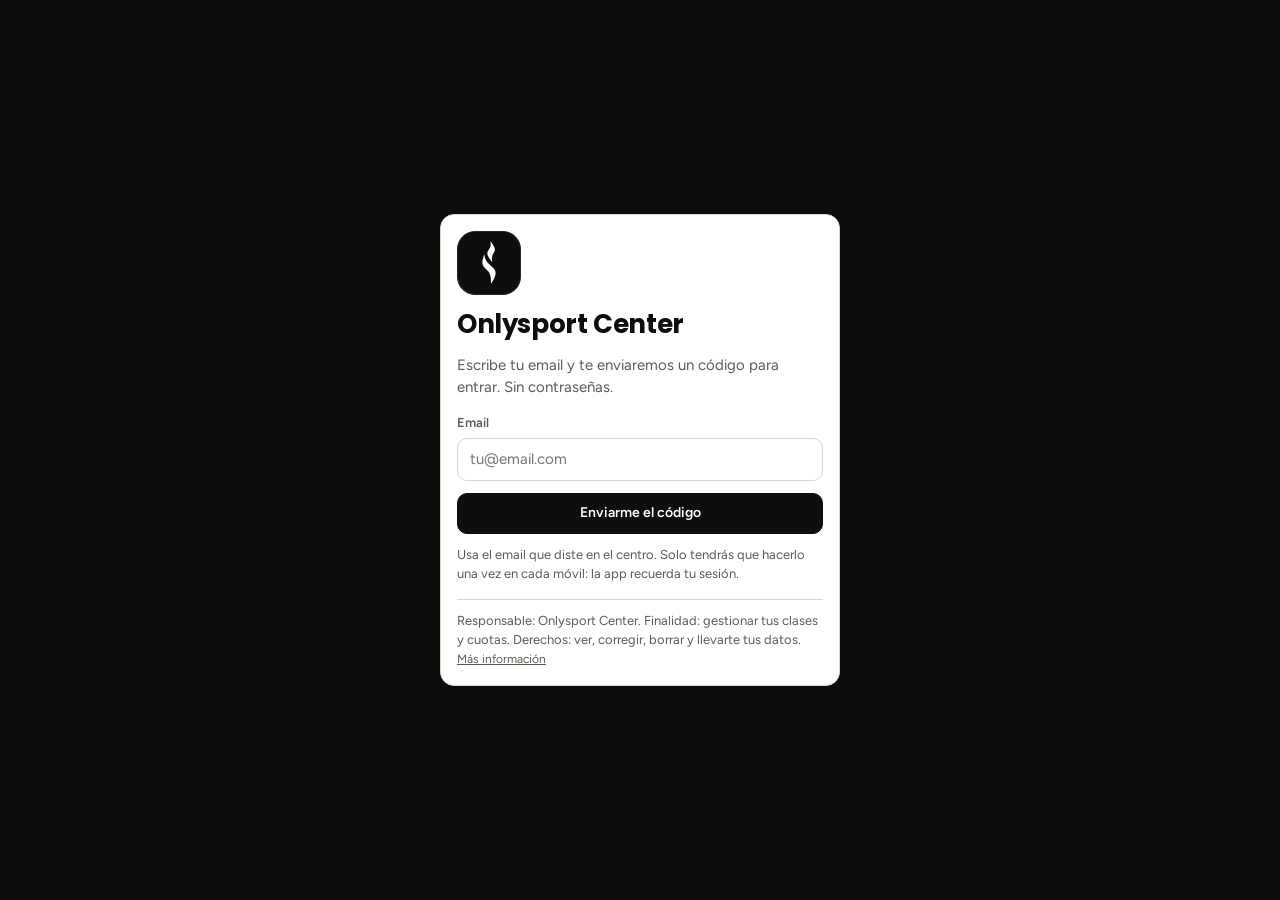
<file: index.html>
<!doctype html>
<html lang="es">
<head>
  <meta charset="utf-8">
  <meta name="viewport" content="width=device-width, initial-scale=1, viewport-fit=cover">
  <meta name="theme-color" content="#0E0E0D">
  <!-- Seguridad: solo se ejecutan los archivos de la propia app y solo se habla con Supabase -->
  <meta http-equiv="Content-Security-Policy" content="default-src 'self'; script-src 'self'; style-src 'self' 'unsafe-inline'; img-src 'self' data: blob:; font-src 'self'; connect-src 'self' https://*.supabase.co wss://*.supabase.co; worker-src 'self'; manifest-src 'self'; object-src 'none'; base-uri 'self'; form-action 'self'">
  <meta name="referrer" content="no-referrer">
  <title>Onlysport Center · Reservas</title>
  <link rel="manifest" href="manifest.json">
  <link rel="icon" href="icons/icon-192.png">
  <link rel="apple-touch-icon" href="icons/apple-touch-icon.png">
  <meta name="apple-mobile-web-app-capable" content="yes">
  <meta name="apple-mobile-web-app-title" content="Reservas">
  <link rel="stylesheet" href="css/fonts.css">
  <link rel="stylesheet" href="css/styles.css">
</head>
<body>
  <div id="app"></div>
  <div id="modal-root"></div>
  <div id="toast-root"></div>
  <script src="js/store.js"></script>
  <script src="js/app.js"></script>
  <script src="js/brand.js"></script>
  <script src="js/import.js"></script>
  <script src="js/pagos.js"></script>
  <script src="js/turnos.js"></script>
  <script src="js/entrenos.js"></script>
  <script src="js/personal.js"></script>
  <script src="js/config.js"></script>
  <script src="js/vendor/supabase.min.js"></script>
  <script src="js/remote.js"></script>
</body>
</html>
</file>
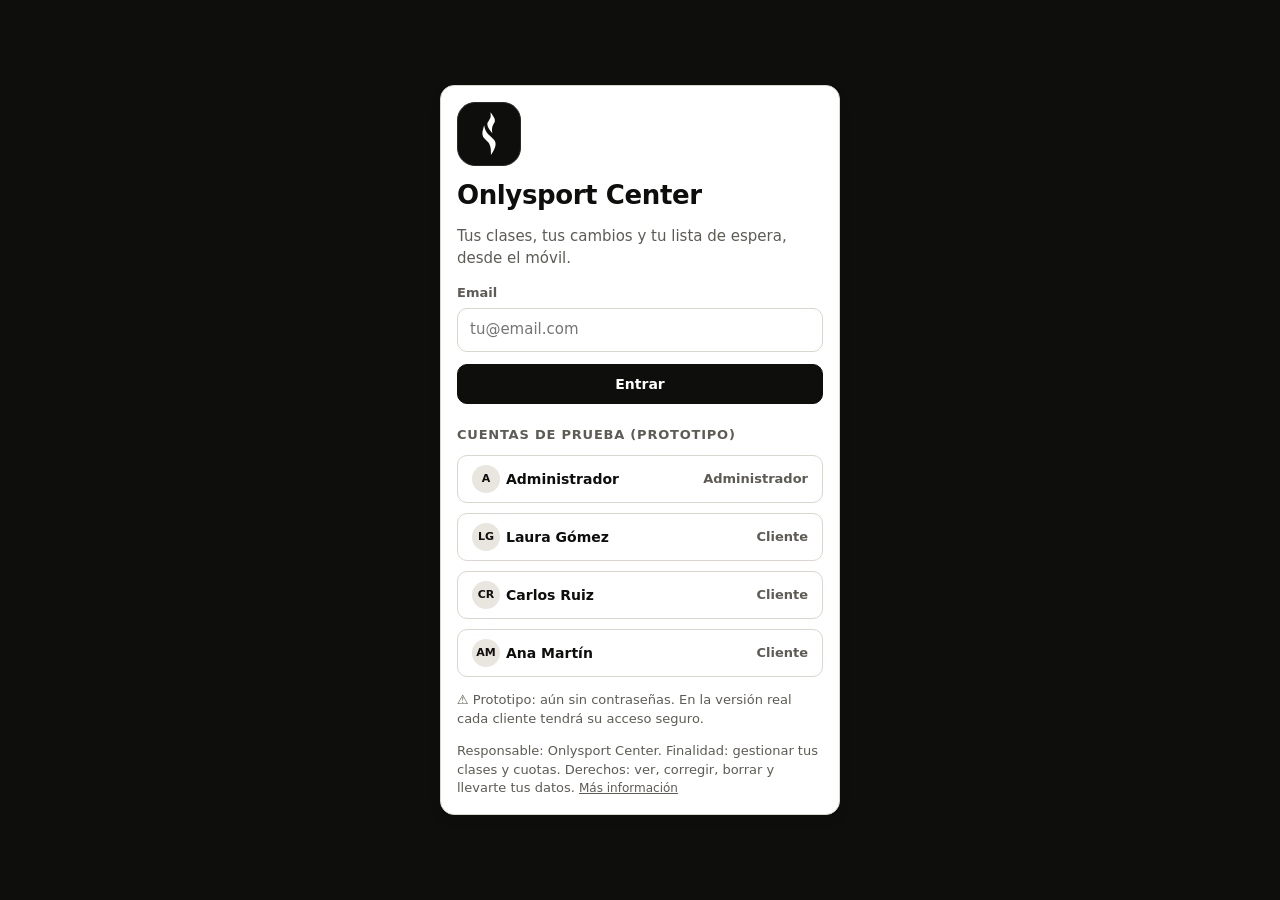
<file: _test/demo.html>
﻿<!doctype html>
<html lang="es"><head><meta charset="utf-8"><meta name="viewport" content="width=device-width, initial-scale=1"><title>Prueba</title><link rel="stylesheet" href="../css/styles.css"></head>
<body><div id="app"></div><div id="modal-root"></div><div id="toast-root"></div>
<script>localStorage.removeItem('reservas_centro_db_v1');</script>
<script src="../js/store.js"></script><script src="../js/app.js"></script><script src="../js/brand.js"></script><script src="../js/import.js"></script>
<script>init();</script>
</body></html>
</file>
<file: css/fonts.css>
/* Tipos de letra servidos desde la propia app (sin pasar por Google): Poppins y Figtree, licencia SIL Open Font License */
/* latin-ext */
@font-face {
  font-family: 'Figtree';
  font-style: normal;
  font-weight: 400;
  font-display: swap;
  src: url(../fonts/figtree-400-latin-ext.woff2) format('woff2');
  unicode-range: U+0100-02BA, U+02BD-02C5, U+02C7-02CC, U+02CE-02D7, U+02DD-02FF, U+0304, U+0308, U+0329, U+1D00-1DBF, U+1E00-1E9F, U+1EF2-1EFF, U+2020, U+20A0-20AB, U+20AD-20C4, U+2113, U+2C60-2C7F, U+A720-A7FF;
}
/* latin */
@font-face {
  font-family: 'Figtree';
  font-style: normal;
  font-weight: 400;
  font-display: swap;
  src: url(../fonts/figtree-400-latin.woff2) format('woff2');
  unicode-range: U+0000-00FF, U+0131, U+0152-0153, U+02BB-02BC, U+02C6, U+02DA, U+02DC, U+0304, U+0308, U+0329, U+2000-206F, U+20AC, U+2122, U+2191, U+2193, U+2212, U+2215, U+FEFF, U+FFFD;
}
/* latin-ext */
@font-face {
  font-family: 'Figtree';
  font-style: normal;
  font-weight: 500;
  font-display: swap;
  src: url(../fonts/figtree-500-latin-ext.woff2) format('woff2');
  unicode-range: U+0100-02BA, U+02BD-02C5, U+02C7-02CC, U+02CE-02D7, U+02DD-02FF, U+0304, U+0308, U+0329, U+1D00-1DBF, U+1E00-1E9F, U+1EF2-1EFF, U+2020, U+20A0-20AB, U+20AD-20C4, U+2113, U+2C60-2C7F, U+A720-A7FF;
}
/* latin */
@font-face {
  font-family: 'Figtree';
  font-style: normal;
  font-weight: 500;
  font-display: swap;
  src: url(../fonts/figtree-500-latin.woff2) format('woff2');
  unicode-range: U+0000-00FF, U+0131, U+0152-0153, U+02BB-02BC, U+02C6, U+02DA, U+02DC, U+0304, U+0308, U+0329, U+2000-206F, U+20AC, U+2122, U+2191, U+2193, U+2212, U+2215, U+FEFF, U+FFFD;
}
/* latin-ext */
@font-face {
  font-family: 'Figtree';
  font-style: normal;
  font-weight: 600;
  font-display: swap;
  src: url(../fonts/figtree-600-latin-ext.woff2) format('woff2');
  unicode-range: U+0100-02BA, U+02BD-02C5, U+02C7-02CC, U+02CE-02D7, U+02DD-02FF, U+0304, U+0308, U+0329, U+1D00-1DBF, U+1E00-1E9F, U+1EF2-1EFF, U+2020, U+20A0-20AB, U+20AD-20C4, U+2113, U+2C60-2C7F, U+A720-A7FF;
}
/* latin */
@font-face {
  font-family: 'Figtree';
  font-style: normal;
  font-weight: 600;
  font-display: swap;
  src: url(../fonts/figtree-600-latin.woff2) format('woff2');
  unicode-range: U+0000-00FF, U+0131, U+0152-0153, U+02BB-02BC, U+02C6, U+02DA, U+02DC, U+0304, U+0308, U+0329, U+2000-206F, U+20AC, U+2122, U+2191, U+2193, U+2212, U+2215, U+FEFF, U+FFFD;
}
/* latin-ext */
@font-face {
  font-family: 'Figtree';
  font-style: normal;
  font-weight: 700;
  font-display: swap;
  src: url(../fonts/figtree-700-latin-ext.woff2) format('woff2');
  unicode-range: U+0100-02BA, U+02BD-02C5, U+02C7-02CC, U+02CE-02D7, U+02DD-02FF, U+0304, U+0308, U+0329, U+1D00-1DBF, U+1E00-1E9F, U+1EF2-1EFF, U+2020, U+20A0-20AB, U+20AD-20C4, U+2113, U+2C60-2C7F, U+A720-A7FF;
}
/* latin */
@font-face {
  font-family: 'Figtree';
  font-style: normal;
  font-weight: 700;
  font-display: swap;
  src: url(../fonts/figtree-700-latin.woff2) format('woff2');
  unicode-range: U+0000-00FF, U+0131, U+0152-0153, U+02BB-02BC, U+02C6, U+02DA, U+02DC, U+0304, U+0308, U+0329, U+2000-206F, U+20AC, U+2122, U+2191, U+2193, U+2212, U+2215, U+FEFF, U+FFFD;
}
/* latin-ext */
@font-face {
  font-family: 'Poppins';
  font-style: normal;
  font-weight: 500;
  font-display: swap;
  src: url(../fonts/poppins-500-latin-ext.woff2) format('woff2');
  unicode-range: U+0100-02BA, U+02BD-02C5, U+02C7-02CC, U+02CE-02D7, U+02DD-02FF, U+0304, U+0308, U+0329, U+1D00-1DBF, U+1E00-1E9F, U+1EF2-1EFF, U+2020, U+20A0-20AB, U+20AD-20C4, U+2113, U+2C60-2C7F, U+A720-A7FF;
}
/* latin */
@font-face {
  font-family: 'Poppins';
  font-style: normal;
  font-weight: 500;
  font-display: swap;
  src: url(../fonts/poppins-500-latin.woff2) format('woff2');
  unicode-range: U+0000-00FF, U+0131, U+0152-0153, U+02BB-02BC, U+02C6, U+02DA, U+02DC, U+0304, U+0308, U+0329, U+2000-206F, U+20AC, U+2122, U+2191, U+2193, U+2212, U+2215, U+FEFF, U+FFFD;
}
/* latin-ext */
@font-face {
  font-family: 'Poppins';
  font-style: normal;
  font-weight: 600;
  font-display: swap;
  src: url(../fonts/poppins-600-latin-ext.woff2) format('woff2');
  unicode-range: U+0100-02BA, U+02BD-02C5, U+02C7-02CC, U+02CE-02D7, U+02DD-02FF, U+0304, U+0308, U+0329, U+1D00-1DBF, U+1E00-1E9F, U+1EF2-1EFF, U+2020, U+20A0-20AB, U+20AD-20C4, U+2113, U+2C60-2C7F, U+A720-A7FF;
}
/* latin */
@font-face {
  font-family: 'Poppins';
  font-style: normal;
  font-weight: 600;
  font-display: swap;
  src: url(../fonts/poppins-600-latin.woff2) format('woff2');
  unicode-range: U+0000-00FF, U+0131, U+0152-0153, U+02BB-02BC, U+02C6, U+02DA, U+02DC, U+0304, U+0308, U+0329, U+2000-206F, U+20AC, U+2122, U+2191, U+2193, U+2212, U+2215, U+FEFF, U+FFFD;
}
/* latin-ext */
@font-face {
  font-family: 'Poppins';
  font-style: normal;
  font-weight: 700;
  font-display: swap;
  src: url(../fonts/poppins-700-latin-ext.woff2) format('woff2');
  unicode-range: U+0100-02BA, U+02BD-02C5, U+02C7-02CC, U+02CE-02D7, U+02DD-02FF, U+0304, U+0308, U+0329, U+1D00-1DBF, U+1E00-1E9F, U+1EF2-1EFF, U+2020, U+20A0-20AB, U+20AD-20C4, U+2113, U+2C60-2C7F, U+A720-A7FF;
}
/* latin */
@font-face {
  font-family: 'Poppins';
  font-style: normal;
  font-weight: 700;
  font-display: swap;
  src: url(../fonts/poppins-700-latin.woff2) format('woff2');
  unicode-range: U+0000-00FF, U+0131, U+0152-0153, U+02BB-02BC, U+02C6, U+02DA, U+02DC, U+0304, U+0308, U+0329, U+2000-206F, U+20AC, U+2122, U+2191, U+2193, U+2212, U+2215, U+FEFF, U+FFFD;
}
/* latin-ext */
@font-face {
  font-family: 'Poppins';
  font-style: normal;
  font-weight: 800;
  font-display: swap;
  src: url(../fonts/poppins-800-latin-ext.woff2) format('woff2');
  unicode-range: U+0100-02BA, U+02BD-02C5, U+02C7-02CC, U+02CE-02D7, U+02DD-02FF, U+0304, U+0308, U+0329, U+1D00-1DBF, U+1E00-1E9F, U+1EF2-1EFF, U+2020, U+20A0-20AB, U+20AD-20C4, U+2113, U+2C60-2C7F, U+A720-A7FF;
}
/* latin */
@font-face {
  font-family: 'Poppins';
  font-style: normal;
  font-weight: 800;
  font-display: swap;
  src: url(../fonts/poppins-800-latin.woff2) format('woff2');
  unicode-range: U+0000-00FF, U+0131, U+0152-0153, U+02BB-02BC, U+02C6, U+02DA, U+02DC, U+0304, U+0308, U+0329, U+2000-206F, U+20AC, U+2122, U+2191, U+2193, U+2212, U+2215, U+FEFF, U+FFFD;
}
</file>
<file: css/styles.css>
/* Paleta Onlysport Center: negro tinta, blanco y hueso (igual que la web del centro).
   --accent y --accent-ink los ajusta brand.js según el color elegido en Ajustes. */
:root {
  --bg: #F3F1EC;
  --surface: #FFFFFF;
  --surface-2: #E9E6DF;
  --text: #0E0E0D;
  --muted: #5E5B55;
  --border: #DAD6CD;
  --accent: #0E0E0D;
  --accent-ink: #FFFFFF;
  --accent-soft: #E9E6DF;
  --ok: #1F7A45;
  --ok-bg: #E2F1E7;
  --warn: #9A6A12;
  --warn-bg: #F6EBD3;
  --danger: #B3372E;
  --danger-bg: #F6E1DE;
  --info-bg: #E3EBF3;
  --nav: #0E0E0D;
  --nav-ink: #8A867E;
  --nav-accent: #FFFFFF;
  --radius: 14px;
  --shadow: 0 1px 2px rgba(14,14,13,.04), 0 4px 14px rgba(14,14,13,.05);
  --f-display: "Poppins", "Avenir Next", system-ui, sans-serif;
  --f-body: "Figtree", system-ui, -apple-system, "Segoe UI", sans-serif;
}
:root[data-theme="dark"] {
  --bg: #0E0E0D; --surface: #1A1A18; --surface-2: #262623; --text: #F3F1EC; --muted: #A9A59C;
  --border: #33322F; --ok: #5CC28A; --ok-bg: #16301F; --warn: #E0B25A; --warn-bg: #352A14;
  --danger: #EF7A70; --danger-bg: #3A1A18; --info-bg: #17233A; --nav: #000000; --shadow: none;
}
* { box-sizing: border-box; }
html, body { margin: 0; }
body {
  font-family: var(--f-body);
  background: var(--bg); color: var(--text); font-size: 15px; line-height: 1.45;
  -webkit-tap-highlight-color: transparent;
}
button { font: inherit; cursor: pointer; }
input, select, textarea { font: inherit; color: inherit; }
h1, h2, h3 { margin: 0; line-height: 1.2; font-family: var(--f-display); letter-spacing: -.015em; }
.page-title h1 { font-weight: 700; }
.muted { color: var(--muted); }
.small { font-size: 13px; }
.hidden { display: none !important; }

/* ---------- Layout ---------- */
.shell { min-height: 100vh; padding-bottom: 84px; }
.topbar {
  position: sticky; top: 0; z-index: 20; background: var(--nav); color: #fff;
  display: flex; align-items: center; gap: 12px; padding: 12px 16px; padding-top: max(12px, env(safe-area-inset-top));
}
.topbar .brand { flex: 1; display: flex; align-items: center; gap: 10px; min-width: 0; }
.topbar .role-tag { font-size: 10px; letter-spacing: .08em; background: rgba(255,255,255,.12); color: #fff; padding: 3px 8px; border-radius: 99px; font-weight: 700; }
.brand-mark { display: grid; place-items: center; background: #0E0E0D; color: #fff; border-radius: 9px; border: 1px solid #2A2A28; flex: 0 0 auto; }
.brand-mark svg { height: 70%; width: auto; }
.brand-logo { border-radius: 9px; object-fit: contain; flex: 0 0 auto; background: #fff; }
.brand-text { display: flex; flex-direction: column; min-width: 0; }
.brand-text b { font-family: var(--f-display); font-weight: 700; font-size: 17px; line-height: 1; white-space: nowrap; overflow: hidden; text-overflow: ellipsis; }
.brand-text small { font-size: 10px; font-weight: 600; letter-spacing: .14em; text-transform: uppercase; color: #B9B5AC; margin-top: 3px; }
.icon-btn { position: relative; background: transparent; border: 0; color: #fff; padding: 6px; border-radius: 10px; display: grid; place-items: center; }
.icon-btn:hover { background: rgba(255,255,255,.08); }
.icon-btn svg { width: 22px; height: 22px; }
.badge { position: absolute; top: 0; right: 0; background: var(--accent); color: #fff; font-size: 10px; font-weight: 700; min-width: 17px; height: 17px; border-radius: 99px; display: grid; place-items: center; padding: 0 4px; }

.content { max-width: 760px; margin: 0 auto; padding: 16px; }
.page-title { display: flex; align-items: center; justify-content: space-between; gap: 8px 12px; margin: 4px 0 14px; flex-wrap: wrap; }
.page-title h1 { font-size: 22px; }

.bottomnav {
  position: fixed; bottom: 0; left: 0; right: 0; z-index: 20; background: var(--nav);
  display: flex; justify-content: space-around; padding: 6px 4px; padding-bottom: max(6px, env(safe-area-inset-bottom));
}
.bottomnav button {
  flex: 1; background: none; border: 0; color: var(--nav-ink); display: flex; flex-direction: column; align-items: center; gap: 2px;
  font-size: 11px; padding: 6px 2px; border-radius: 10px;
}
.bottomnav button svg { width: 22px; height: 22px; }
.bottomnav button { min-width: 0; }
.bottomnav button span { max-width: 100%; overflow: hidden; text-overflow: ellipsis; white-space: nowrap; }
/* Panel en el móvil: 4 secciones + «Más» (el resto sale en una ventana). En el PC se ven todas en la barra lateral. */
.shell.admin .bottomnav button { font-size: 12px; font-weight: 600; gap: 4px; padding: 7px 2px; }
.shell.admin .bottomnav button svg { width: 25px; height: 25px; }
.shell.admin .bottomnav .nav-extra { display: none; }
.nav-sheet { display: grid; grid-template-columns: repeat(3, 1fr); gap: 10px; padding-bottom: 6px; }
.nav-sheet button { display: flex; flex-direction: column; align-items: center; gap: 8px; padding: 18px 6px; border-radius: 16px; border: 1px solid var(--border); background: var(--surface); color: var(--text); font: inherit; font-size: 14px; font-weight: 600; cursor: pointer; }
.nav-sheet button svg { width: 28px; height: 28px; }
.nav-sheet button.active { background: var(--accent); color: var(--accent-ink); border-color: var(--accent); }
.modal.sheet { max-width: 520px; }
/* App de los socios: los 4 botones de abajo, un poco más grandes y fáciles de pulsar */
.shell.client, .shell.admin { padding-bottom: 96px; }
.shell.client .bottomnav { padding-top: 8px; }
.shell.client .bottomnav button { font-size: 12.5px; font-weight: 600; gap: 4px; padding: 7px 2px; }
.shell.client .bottomnav button svg { width: 26px; height: 26px; }
.bottomnav button.active { color: #fff; }
.bottomnav button.active svg { color: var(--nav-accent); }

@media (min-width: 900px) {
  .shell.admin { padding-bottom: 0; padding-left: 220px; }
  .shell.admin .bottomnav {
    top: 0; right: auto; width: 220px; flex-direction: column; justify-content: flex-start; padding: 76px 12px 12px; gap: 4px;
  }
  .shell.admin .bottomnav button { flex: 0; flex-direction: row; gap: 12px; font-size: 14px; padding: 10px 12px; justify-content: flex-start; }
  .shell.admin .bottomnav button.active { background: rgba(255,255,255,.07); }
  .shell.admin .bottomnav button svg { width: 22px; height: 22px; }
  .shell.admin .bottomnav .nav-extra { display: flex; }
  .shell.admin .bottomnav .nav-more { display: none; }
  .shell.admin .topbar { margin-left: -220px; padding-left: 28px; z-index: 30; }
  .shell.admin .content { max-width: 1040px; padding: 24px; }
}

/* ---------- Componentes ---------- */
.card { background: var(--surface); border: 1px solid var(--border); border-radius: var(--radius); box-shadow: var(--shadow); padding: 16px; }
.stack { display: flex; flex-direction: column; gap: 10px; }
.row { display: flex; align-items: center; gap: 10px; }
.row.between { justify-content: space-between; }
.wrap { flex-wrap: wrap; }
.grid-stats { display: grid; grid-template-columns: repeat(2, 1fr); gap: 10px; margin-bottom: 18px; }
@media (min-width: 700px) { .grid-stats { grid-template-columns: repeat(4, 1fr); } }
.stat { padding: 14px; }
.stat .v { font-size: 26px; font-weight: 700; }
.stat .l { font-size: 12px; color: var(--muted); }
.section-h { font-size: 13px; text-transform: uppercase; letter-spacing: .06em; color: var(--muted); margin: 22px 0 10px; font-weight: 600; }

.btn {
  border: 1px solid var(--border); background: var(--surface); color: var(--text); padding: 9px 14px; border-radius: 10px;
  font-weight: 600; font-size: 14px; display: inline-flex; align-items: center; justify-content: center; gap: 6px; white-space: nowrap;
}
.btn:hover { filter: brightness(.97); }
.btn.primary { background: var(--accent); border-color: var(--accent); color: var(--accent-ink); }
.btn.ok { background: var(--ok); border-color: var(--ok); color: #fff; }
.btn.danger { background: var(--danger-bg); border-color: transparent; color: var(--danger); }
.btn.ghost { background: transparent; border-color: transparent; }
.btn.sm { padding: 6px 10px; font-size: 13px; }
.btn.block { width: 100%; }
.btn:disabled { opacity: .5; cursor: default; }

.pill { display: inline-flex; align-items: center; gap: 4px; font-size: 12px; font-weight: 600; padding: 3px 9px; border-radius: 99px; background: var(--surface-2); color: var(--muted); }
.pill.ok { background: var(--ok-bg); color: var(--ok); }
.pill.warn { background: var(--warn-bg); color: var(--warn); }
.pill.danger { background: var(--danger-bg); color: var(--danger); }

/* Tira de días */
.daystrip { display: flex; gap: 8px; overflow-x: auto; padding: 2px 2px 10px; margin: 0 -16px 8px; padding-left: 16px; padding-right: 16px; scrollbar-width: none; }
.daystrip::-webkit-scrollbar { display: none; }
.day {
  flex: 0 0 auto; width: 56px; border: 1px solid var(--border); background: var(--surface); color: var(--text); border-radius: 14px;
  padding: 8px 0; display: flex; flex-direction: column; align-items: center; gap: 1px;
}
.day .dw { font-size: 11px; color: var(--muted); text-transform: uppercase; }
.day .dn { font-size: 19px; font-weight: 700; }
.day .dot { width: 5px; height: 5px; border-radius: 99px; background: transparent; margin-top: 2px; }
.day .dot.on { background: var(--accent); }
.day.active { background: var(--accent); border-color: var(--accent); color: var(--accent-ink); }
.day.active .dw { color: var(--accent-ink); opacity: .8; }
.day.active .dot.on { background: var(--accent-ink); }
.day .dn { font-family: var(--f-display); }
.day.past { opacity: .55; }

/* Tarjeta de clase */
.session { display: flex; gap: 14px; padding: 14px; position: relative; overflow: hidden; }
.session::before { content: ""; position: absolute; left: 0; top: 0; bottom: 0; width: 5px; background: var(--c, var(--accent)); }
.session .time { width: 52px; flex: 0 0 auto; }
.session .time .t { font-weight: 700; font-size: 17px; }
.session .time .d { font-size: 12px; color: var(--muted); }
.session .info { flex: 1; min-width: 0; }
.session .name { font-weight: 700; font-size: 16px; }
.session .meta { font-size: 13px; color: var(--muted); }
.session .act { display: flex; flex-direction: column; align-items: flex-end; justify-content: center; gap: 6px; }
.session.clickable { cursor: pointer; }
.session.clickable:hover { border-color: var(--c); }
.session.cancelled { opacity: .6; }
.session.cancelled .name { text-decoration: line-through; }
.cap { display: flex; align-items: center; gap: 8px; margin-top: 8px; font-size: 12px; color: var(--muted); }
.cap .bar { flex: 1; max-width: 140px; height: 6px; background: var(--surface-2); border-radius: 99px; overflow: hidden; }
.cap .bar i { display: block; height: 100%; background: var(--c, var(--accent)); border-radius: 99px; }
.cap .bar i.full { background: var(--danger); }

.spots { margin-top: 6px; font-size: 15px; font-weight: 600; color: var(--ok); line-height: 1.2; white-space: nowrap; }
.spots .spots-n { font-family: var(--f-display); font-size: 24px; font-weight: 800; margin-right: 2px; vertical-align: -2px; }
.spots.full { font-size: 17px; font-weight: 700; }
.spots.few { color: var(--warn); }
.spots.full { color: var(--danger); }
.wl-pos { margin-top: 6px; font-size: 13px; background: var(--warn-bg); color: var(--warn); padding: 5px 9px; border-radius: 8px; display: inline-block; }
.wl-pos b { font-size: 15px; }
.session.is-hidden, .slot.is-hidden { opacity: .55; border-style: dashed; }
.session .time { width: auto; min-width: 66px; white-space: nowrap; border-radius: 10px; padding: 6px 8px; margin: -4px 0; background: color-mix(in srgb, var(--c) 14%, transparent); }
.session::before { width: 6px; }
.slot.clickable { cursor: pointer; }
.slot.clickable:hover { filter: brightness(1.08); }
.slot-members { font-size: 11px; color: var(--muted); margin-top: 1px; }
.slot-members.over { color: var(--danger); font-weight: 700; }
.pay-banner { display: flex; align-items: center; justify-content: space-between; gap: 12px; flex-wrap: wrap; margin-bottom: 12px; background: var(--warn-bg); border-color: var(--warn); }
.pay-banner.answered { border-color: transparent; }
.list-item.prospect { flex-wrap: wrap; align-items: flex-start; }
.list-item.prospect .contact { display: flex; flex-wrap: wrap; gap: 4px 14px; margin: 3px 0; }
.list-item.prospect .contact a { color: var(--text); text-decoration: none; font-weight: 500; }
.prospect-actions { gap: 6px; }
@media (max-width: 640px) { .prospect-actions { width: 100%; padding-left: 50px; } }
.legal { font-size: 14px; line-height: 1.55; }
.legal h3 { font-size: 15px; margin: 16px 0 4px; }
.legal p { margin: 4px 0; color: var(--muted); }
.legal ul { margin: 6px 0; padding-left: 20px; color: var(--muted); display: flex; flex-direction: column; gap: 4px; }
.legal-link { background: none; border: 0; padding: 0; color: var(--muted); text-decoration: underline; font-size: 12px; cursor: pointer; }
/* Campana con avisos sin leer: roja, número grande y un pequeño «timbrazo» */
.bell-btn.has-unread { background: #E53935; color: #fff; border-radius: 12px; animation: bell-glow 2.4s ease-in-out infinite; }
.bell-btn.has-unread:hover { background: #D32F2F; }
.bell-btn.has-unread svg { animation: bell-ring 4s ease-in-out infinite; transform-origin: 50% 8%; }
.bell-btn .badge { top: -6px; right: -6px; min-width: 22px; height: 22px; font-size: 12px; background: #fff; color: #E53935; border: 2px solid #E53935; }
@keyframes bell-ring { 0%, 76%, 100% { transform: rotate(0); } 80% { transform: rotate(16deg); } 84% { transform: rotate(-14deg); } 88% { transform: rotate(10deg); } 92% { transform: rotate(-6deg); } 96% { transform: rotate(3deg); } }
@keyframes bell-glow { 0%, 100% { box-shadow: 0 0 0 0 rgba(229, 57, 53, .55); } 50% { box-shadow: 0 0 0 7px rgba(229, 57, 53, 0); } }
@media (prefers-reduced-motion: reduce) { .bell-btn.has-unread, .bell-btn.has-unread svg { animation: none; } }
/* Aviso emergente al llegar una notificación */
.notif-banner { position: fixed; z-index: 70; top: calc(env(safe-area-inset-top) + 68px); left: 50%; transform: translateX(-50%); width: min(460px, calc(100% - 24px));
  display: flex; gap: 12px; align-items: center; text-align: left; border: 0; border-radius: 16px; padding: 12px 14px; background: #fff; color: #0E0E0D;
  box-shadow: 0 10px 30px rgba(0,0,0,.25); border-left: 6px solid #E53935; animation: nb-in .35s ease-out; cursor: pointer; font: inherit; }
.notif-banner .nb-icon { width: 36px; height: 36px; border-radius: 10px; background: #E53935; color: #fff; display: grid; place-items: center; flex: 0 0 auto; }
.notif-banner .nb-icon svg { width: 20px; height: 20px; }
.notif-banner .nb-text { display: flex; flex-direction: column; gap: 2px; min-width: 0; font-size: 14px; }
.notif-banner .nb-text span { color: #5E5B55; display: -webkit-box; -webkit-line-clamp: 2; -webkit-box-orient: vertical; overflow: hidden; }
.notif-banner.out { opacity: 0; transform: translate(-50%, -20px); transition: all .5s; }
@keyframes nb-in { from { opacity: 0; transform: translate(-50%, -24px); } }
/* App del cliente: clase reservada en verde y botones grandes */
.session.is-booked { background: var(--ok-bg); border-color: var(--ok); box-shadow: 0 0 0 1px var(--ok) inset; }
.session.is-booked .time { background: color-mix(in srgb, var(--ok) 16%, transparent); }
.session.is-booked .booked-pill, .session.is-booked .pill.ok { background: var(--ok); color: #fff; }
.session { flex-wrap: wrap; }
.session .info { flex: 1 1 0; min-width: 150px; }
.session .act { margin-left: auto; }
.session .time { align-self: flex-start; }
.session .act { flex: 0 0 auto; }
.session-extra { flex-basis: 100%; padding-left: 80px; margin-top: -4px; }
/* App del cliente: los botones van en su propia fila, centrados en la tarjeta */
.client-session { row-gap: 10px; }
.client-session .act { flex: 1 1 100%; margin-left: 0; flex-direction: row; flex-wrap: wrap; justify-content: center; align-items: center; gap: 10px;
  padding-top: 10px; border-top: 1px dashed color-mix(in srgb, var(--border) 80%, transparent); }
.client-session.is-booked .act { border-top-color: color-mix(in srgb, var(--ok) 35%, transparent); }
.client-session .act .btn-big { min-width: 170px; }
.client-session .session-extra { margin-top: -6px; }
.session-extra .wl-pos { margin-top: 0; }
.btn-big { padding: 11px 18px; font-size: 15px; border-radius: 12px; min-width: 112px; min-height: 44px; }
.btn-big.danger { background: var(--danger-bg); color: var(--danger); border: 1px solid color-mix(in srgb, var(--danger) 35%, transparent); }
@media (max-width: 420px) { .btn-big { min-width: 100px; padding: 10px 14px; } }
/* Lista de espera en naranja (verde = reservada, naranja = espera, rojo = cancelar) */
.btn-wait { background: #E8890C; border-color: #E8890C; color: #fff; }
.btn-wait:hover { background: #D07A08; filter: none; }
.btn-wait-out { background: transparent; border: 1.5px solid #E8890C; color: #B86A06; }
:root[data-theme="dark"] .btn-wait-out { color: #F4A84A; }
/* Calendario de días (arriba de la pantalla de reservas) */
.theme-pick { display: grid; grid-template-columns: repeat(3, 1fr); gap: 8px; margin-top: 10px; }
.theme-pick button { display: flex; flex-direction: column; align-items: center; gap: 4px; padding: 10px 6px; border-radius: 12px; border: 1px solid var(--border); background: var(--surface); color: var(--text); font-weight: 600; font-size: 13px; }
.theme-pick button span { font-size: 20px; }
.theme-pick button.on { border-color: var(--text); box-shadow: inset 0 0 0 1px var(--text); background: var(--surface-2); }
.calstrip { background: var(--surface); border: 1px solid var(--border); border-radius: 20px; box-shadow: var(--shadow); padding: 12px 0 8px; margin-bottom: 18px; }
.calstrip-head { display: flex; align-items: center; justify-content: space-between; gap: 10px; padding: 0 16px 8px; }
.calstrip-head b { font-family: var(--f-display); font-size: 16px; letter-spacing: -.01em; }
.calstrip-legend { display: flex; align-items: center; gap: 5px; font-size: 11px; color: var(--muted); }
.calstrip-legend i { width: 7px; height: 7px; border-radius: 99px; display: inline-block; margin-left: 6px; }
.calstrip .daystrip { margin: 0; padding: 4px 12px 6px; gap: 6px; align-items: center; scroll-snap-type: x proximity; }
.dchip { flex: 0 0 auto; width: 54px; padding: 9px 0 7px; border: 0; border-radius: 16px; background: transparent; color: var(--text);
  display: flex; flex-direction: column; align-items: center; gap: 2px; scroll-snap-align: start; transition: background .15s, transform .15s; }
.dchip:hover { background: var(--surface-2); }
.dchip .dw { font-size: 11px; font-weight: 600; letter-spacing: .06em; text-transform: uppercase; color: var(--muted); }
.dchip .dn { font-family: var(--f-display); font-size: 21px; font-weight: 700; line-height: 1.1; }
.dchip .ddots { display: flex; gap: 3px; height: 6px; }
.dchip .ddots i, .calstrip-legend i { background: var(--muted); }
.dchip .ddots i { width: 6px; height: 6px; border-radius: 99px; }
.dchip .ddots i.ok, .calstrip-legend i.ok { background: var(--ok); }
.dchip .ddots i.wait, .calstrip-legend i.wait { background: #E8890C; }
.dchip.today:not(.active) { box-shadow: inset 0 0 0 1.5px var(--border); }
.dchip.today:not(.active) .dw { color: var(--text); }
.dchip.active { background: var(--accent); color: var(--accent-ink); transform: translateY(-1px); box-shadow: 0 6px 14px rgba(14,14,13,.18); }
.dchip.active .dw { color: var(--accent-ink); opacity: .8; }
.dchip.active .ddots i { box-shadow: 0 0 0 1.5px var(--accent); }
.dchip.past { opacity: .5; }
.dmonth { flex: 0 0 auto; writing-mode: vertical-rl; transform: rotate(180deg); font-size: 10px; font-weight: 700; letter-spacing: .12em; text-transform: uppercase; color: var(--muted); padding: 0 2px; }
/* Título del día elegido */
.day-title { font-family: var(--f-display); font-size: 21px; font-weight: 700; margin: 4px 2px 12px; display: flex; align-items: center; gap: 8px; letter-spacing: -.01em; }
.day-tag { font-family: var(--f-body); font-size: 12px; font-weight: 700; background: var(--accent); color: var(--accent-ink); border-radius: 99px; padding: 3px 9px; letter-spacing: 0; }
/* ===== Ventana de una clase (panel) ===== */
.modal.wide { max-width: 980px; }
@media (min-width: 640px) { .modal.wide { padding: 22px 24px; } }
.sx-head { display: flex; gap: 14px; align-items: flex-start; padding-bottom: 14px; border-bottom: 1px solid var(--border); }
.sx-time { flex: 0 0 auto; min-width: 74px; text-align: center; border-radius: 14px; padding: 10px 8px; background: color-mix(in srgb, var(--c) 16%, var(--surface)); border-left: 5px solid var(--c); }
.sx-time b { display: block; font-family: var(--f-display); font-size: 22px; line-height: 1.1; }
.sx-time span { font-size: 12px; color: var(--muted); }
.sx-head h2 { font-size: 22px; }
.sx-sub { color: var(--muted); font-size: 14px; margin-top: 2px; }
.sx-tag { display: inline-block; font-size: 11.5px; font-weight: 700; padding: 3px 9px; border-radius: 99px; background: var(--surface-2); color: var(--muted); margin-right: 6px; }
.sx-tag.ok { background: var(--ok-bg); color: var(--ok); }
.sx-tag.danger { background: var(--danger-bg); color: var(--danger); }
.sx-tag.live { background: #E3EBF3; color: #2F5D8A; }
.sx-stats { display: grid; grid-template-columns: repeat(auto-fit, minmax(110px, 1fr)); gap: 10px; margin: 16px 0 10px; }
.sx-stats > div { background: var(--surface-2); border-radius: 14px; padding: 10px 12px; }
.sx-stats b { display: block; font-family: var(--f-display); font-size: 24px; line-height: 1.1; }
.sx-stats b small { font-size: 14px; color: var(--muted); font-weight: 600; }
.sx-stats b.ok { color: var(--ok); } .sx-stats b.warn { color: #C46F06; } .sx-stats b.danger { color: var(--danger); }
.sx-stats span { font-size: 12px; color: var(--muted); }
.sx-bar { height: 8px; border-radius: 99px; background: var(--surface-2); overflow: hidden; margin-bottom: 6px; }
.sx-bar i { display: block; height: 100%; border-radius: 99px; background: var(--c); }
.sx-bar i.full { background: var(--danger); }
.sx-cols { display: grid; grid-template-columns: 1fr; gap: 16px; }
@media (min-width: 820px) { .sx-cols { grid-template-columns: minmax(0, 1fr) 290px; } .sx-side { margin-top: 38px; } }
.sx-side { display: flex; flex-direction: column; gap: 12px; }
.sx-cols > * { min-width: 0; }
@media (min-width: 820px) { .turn-cols { grid-template-columns: minmax(0, 1fr) minmax(0, 1fr); gap: 24px; } }
.fields-2 > * { min-width: 0; }
.fields-2 input { min-width: 0; max-width: 100%; }
.sx-member .sx-name.clickable { cursor: pointer; }
.sx-member .sx-name.clickable:hover { text-decoration: underline; }
/* Ficha del cliente (ventana grande en dos columnas) */
.cl-head { display: flex; gap: 14px; align-items: flex-start; padding-bottom: 14px; margin-bottom: 14px; border-bottom: 1px solid var(--border); }
.cl-head h2 { font-size: 22px; }
.cl-cols { display: grid; grid-template-columns: 1fr; gap: 6px 20px; }
@media (min-width: 820px) { .cl-cols { grid-template-columns: minmax(0, 1.15fr) minmax(0, 1fr); } }
.cl-main, .cl-side { min-width: 0; }
.sx-list { padding: 0; }
.sx-member { display: flex; align-items: center; gap: 12px; padding: 11px 14px; border-bottom: 1px solid var(--border); flex-wrap: wrap; }
.sx-member:last-child { border-bottom: 0; }
.sx-member.noshow { background: color-mix(in srgb, var(--danger-bg) 60%, transparent); }
.sx-member .grow { min-width: 160px; }
.sx-name { font-weight: 700; }
.sx-meta { display: flex; flex-wrap: wrap; align-items: center; gap: 6px; margin-top: 3px; }
.mtag { font-size: 11px; font-weight: 700; padding: 2px 8px; border-radius: 99px; background: var(--surface-2); color: var(--muted); }
.mtag.group { background: #E3EBF3; color: #2F5D8A; }
.mtag.warn { background: var(--warn-bg); color: var(--warn); }
.mtag.danger { background: var(--danger-bg); color: var(--danger); }
.avatar.wl { background: #FDF0DD; color: #B86A06; }
/* Usuarios comodín (plazas del centro) */
.avatar.ph { background: #EEE7F8; color: #6D4C9F; font-size: 18px; }
.mtag.ph { background: #EEE7F8; color: #6D4C9F; }
.sx-member.is-ph { background: color-mix(in srgb, #EEE7F8 45%, transparent); }
.ph-card { border-color: #D9CBEE; background: color-mix(in srgb, #EEE7F8 40%, var(--surface)); }
.ph-btn { background: #6D4C9F; border-color: #6D4C9F; color: #fff; font-weight: 700; }
.ph-btn:hover { background: #5C3E8A; filter: none; }
.save-error { position: fixed; left: 50%; bottom: 84px; transform: translateX(-50%); z-index: 9999; width: min(560px, calc(100% - 32px));
  display: flex; align-items: center; gap: 12px; padding: 12px 14px; border-radius: 14px; background: #C0392B; color: #fff; box-shadow: 0 10px 30px rgba(0,0,0,.25); }
.save-error > div { flex: 1; }
.save-error .btn { background: #fff; color: #C0392B; border-color: #fff; font-weight: 700; }
/* Pagos */
.month-nav { display: flex; align-items: center; justify-content: space-between; gap: 10px; margin: 0 0 14px; padding: 8px; border-radius: 14px; background: var(--surface); border: 1px solid var(--border); }
.month-nav > div { display: flex; align-items: center; flex-wrap: wrap; justify-content: center; gap: 4px; font-family: Poppins, sans-serif; font-size: 18px; }
.month-nav .btn.ghost { font-size: 22px; min-width: 44px; }
.pay-methods { display: flex; flex-wrap: wrap; gap: 8px; margin: -4px 0 14px; }
.pay-method { padding: 6px 12px; border-radius: 99px; background: var(--surface); border: 1px solid var(--border); font-size: 13px; }
.pay-row { flex-wrap: wrap; }
/* Buscador de clientes en la ventana de la clase */
.cpick { margin-bottom: 6px; }
.cpick-res { display: flex; flex-direction: column; gap: 2px; margin-top: 6px; max-height: 260px; overflow: auto; }
.cpick-item { display: flex; align-items: center; gap: 8px; width: 100%; text-align: left; background: var(--surface); border: 1px solid transparent; border-radius: 10px; padding: 7px 8px; font: inherit; color: var(--text); cursor: pointer; }
.cpick-item:hover, .cpick-item.first { background: var(--surface-2); border-color: var(--border); }
.cpick-hint { padding: 6px 4px; }
.cpick-sel { display: flex; align-items: center; gap: 8px; margin-top: 10px; padding: 8px 10px; border-radius: 12px; background: #E3F3E9; }
[data-theme="dark"] .cpick-sel { background: rgba(31,122,69,.25); }
.avatar.sm { width: 28px; height: 28px; font-size: 11px; flex: none; }
/* Entrenamiento personal */
.pt-head { display: flex; gap: 14px; align-items: flex-start; flex-wrap: wrap; }
.pt-head .grow { min-width: 200px; }
.pt-scroll { overflow-x: auto; max-width: 100%; }
@media (max-width: 520px) { .pt-table td, .pt-table th { padding: 7px 5px; } .pt-table { font-size: 13px; } }
.pt-table { width: 100%; border-collapse: collapse; margin-top: 10px; font-size: 14px; }
.pt-table th { text-align: left; font-size: 11.5px; text-transform: uppercase; letter-spacing: .05em; color: var(--muted); font-weight: 700; padding: 6px 8px; border-bottom: 1px solid var(--border); }
.pt-table td { padding: 8px; border-bottom: 1px solid var(--border); vertical-align: top; }
.pt-table tr:last-child td { border-bottom: 0; }
.pt-d { display: inline-block; font-size: 11.5px; font-weight: 700; padding: 1px 6px; border-radius: 99px; margin-left: 4px; }
.pt-d.up { background: #E3F3E9; color: #1F7A45; }
.pt-d.down { background: var(--danger-bg); color: var(--danger); }
.pt-d.eq { background: var(--surface-2); color: var(--muted); }
.pt-exchips { display: flex; flex-wrap: wrap; gap: 6px; margin-bottom: 12px; }
.pt-exchips button { border: 1px solid var(--border); background: var(--surface); color: var(--text); border-radius: 10px; padding: 7px 12px; font: inherit; font-size: 13.5px; font-weight: 600; cursor: pointer; }
.pt-exchips button span { color: var(--muted); font-weight: 500; margin-left: 2px; }
.pt-exchips button.active { background: var(--accent); color: var(--accent-ink); border-color: var(--accent); }
.pt-exchips button.active span { color: inherit; opacity: .8; }
.pt-evo-nums { display: flex; flex-wrap: wrap; gap: 16px; text-align: center; }
.pt-evo-nums b { display: block; font-family: var(--f-display); font-size: 20px; }
.pt-evo-nums b.up { color: var(--ok); } .pt-evo-nums b.down { color: var(--danger); }
.pt-evo-nums span { font-size: 11.5px; color: var(--muted); }
.pt-chart { position: relative; margin-top: 10px; }
.pt-chart svg { width: 100%; height: auto; display: block; overflow: visible; }
.pt-chart .g { stroke: var(--border); stroke-width: 1; }
.pt-chart .ax { fill: var(--muted); font-size: 11px; }
.pt-chart .ln { fill: none; stroke: #2F5D8A; stroke-width: 2; stroke-linejoin: round; stroke-linecap: round; }
.pt-chart .pt { fill: #2F5D8A; stroke: var(--surface); stroke-width: 2; cursor: pointer; }
.pt-chart .pt.on { r: 6; }
.pt-chart .dl { fill: var(--text); font-size: 12px; font-weight: 700; }
.pt-chart .xh { stroke: var(--muted); stroke-width: 1; stroke-dasharray: 3 3; }
.pt-tip { position: absolute; pointer-events: none; background: var(--surface); border: 1px solid var(--border); box-shadow: 0 6px 18px rgba(0,0,0,.12); border-radius: 10px; padding: 7px 10px; font-size: 12.5px; min-width: 120px; }
[data-theme="dark"] .pt-chart .ln { stroke: #7FA7D0; } [data-theme="dark"] .pt-chart .pt { fill: #7FA7D0; }
.pt-rows { display: flex; flex-direction: column; gap: 8px; margin-bottom: 8px; }
.copy-card { border-color: #2F5D8A; background: color-mix(in srgb, #E3EBF3 55%, var(--surface)); }
[data-theme="dark"] .copy-card { background: color-mix(in srgb, #2F5D8A 22%, var(--surface)); }
.invite-preview { font-size: 14px; line-height: 1.55; max-height: 44vh; overflow: auto; background: var(--surface-2); }
.invite-preview hr { border: 0; border-top: 1px solid var(--border); margin: 8px 0; }
.erasure-card { border-color: var(--danger); background: color-mix(in srgb, var(--danger-bg) 55%, var(--surface)); }
.pt-consent { align-items: flex-start; padding: 10px 12px; border-radius: 12px; background: var(--surface-2); line-height: 1.4; }
.pt-consent input { margin-top: 3px; flex: none; }
.pt-dict { margin: 4px 0 12px; padding: 12px; border-radius: 12px; border: 1.5px dashed var(--border); background: var(--surface-2); }
.pt-dict textarea { width: 100%; margin-top: 8px; font: inherit; font-size: 14.5px; }
.pt-dict-prev { margin-top: 10px; display: flex; flex-direction: column; gap: 6px; }
.pt-dict-i { padding: 8px 10px; border-radius: 10px; background: var(--surface); border: 1px solid var(--border); }
.pt-dict-i.bad { border-color: var(--warn); background: var(--warn-bg); }
[data-a="pt-dict-mic"].rec { background: var(--danger); color: #fff; border-color: var(--danger); animation: pulse 1.2s ease-in-out infinite; }
@keyframes pulse { 50% { opacity: .65; } }
.pt-load { display: flex; gap: 4px; }
.pt-load .search { min-width: 0; }
.pt-load .unit { width: 74px; flex: none; padding-left: 6px; padding-right: 4px; }
.pt-row { display: grid; grid-template-columns: 22px minmax(150px, 2fr) 70px 80px 150px auto; gap: 6px; align-items: center; padding-bottom: 8px; border-bottom: 1px dashed var(--border); }
.pt-row .search { margin: 0; }
.pt-row .n { text-align: right; color: var(--muted); font-size: 13px; }
.pt-row .note { grid-column: 2 / 5; }
.pt-row .hint { grid-column: 5 / 7; }
.pt-row-btns { display: flex; }
.pt-last { font-size: 12px; color: #2F5D8A; font-weight: 600; }
.pt-last.new { color: var(--ok); }
@media (max-width: 640px) {
  .pt-row { grid-template-columns: 22px 1fr 1fr 1fr; }
  .pt-row .nm { grid-column: 2 / 5; }
  .pt-row-btns { grid-column: 2 / 5; justify-content: flex-end; }
  .pt-row .note, .pt-row .hint { grid-column: 2 / 5; }
}
/* Entrenamiento de la semana */
.wk-grid { display: grid; grid-template-columns: repeat(auto-fill, minmax(300px, 1fr)); gap: 14px; align-items: start; }
.wk-card.empty-slot { text-align: center; padding: 28px 16px; border-style: dashed; }
.wk-head { display: flex; gap: 12px; align-items: flex-start; }
.wk-num { width: 38px; height: 38px; border-radius: 12px; display: grid; place-items: center; background: var(--accent); color: var(--accent-ink); font-family: var(--f-display); font-weight: 800; font-size: 18px; flex: none; margin: 0 auto; }
.wk-head .wk-num { margin: 0; }
.wk-title { font-family: var(--f-display); font-size: 18px; font-weight: 800; }
.wk-meta { display: flex; flex-wrap: wrap; gap: 6px 12px; font-size: 13px; color: var(--muted); margin-top: 4px; }
.wk-meta b { color: var(--text); }
.wk-rep { margin-top: 10px; padding: 7px 10px; border-radius: 10px; background: var(--warn-bg); font-size: 13px; }
.wk-ex { margin: 12px 0 0; padding-left: 24px; line-height: 1.7; font-size: 14.5px; }
.wk-ex li.rep b { color: var(--warn); }
.wk-notes { margin-top: 10px; padding: 10px 12px; border-radius: 10px; background: var(--surface-2); font-size: 13.5px; line-height: 1.5; }
.wk-top { display: flex; flex-wrap: wrap; gap: 6px; }
.wk-top span { padding: 5px 10px; border-radius: 99px; background: var(--surface-2); font-size: 13px; }
.wk-top span.warm { background: var(--warn-bg); }
.wk-top span.hot { background: var(--danger-bg); color: var(--danger); }
.wk-lib { margin-top: 10px; max-height: 320px; overflow: auto; display: grid; grid-template-columns: repeat(auto-fill, minmax(240px, 1fr)); gap: 0 14px; }
.wk-lib-i { display: flex; align-items: center; gap: 8px; padding: 6px 2px; border-bottom: 1px solid var(--border); font-size: 14px; }
.wk-times { display: grid; grid-template-columns: repeat(3, 1fr); gap: 10px; }
@media (max-width: 640px) { .wk-times { grid-template-columns: 1fr; } }
.wk-presets { display: flex; flex-wrap: wrap; gap: 4px; margin-top: 6px; }
.wk-presets button { border: 1px solid var(--border); background: var(--surface); color: var(--text); border-radius: 8px; padding: 3px 8px; font: inherit; font-size: 12px; cursor: pointer; }
.wk-presets button.on { background: var(--accent); color: var(--accent-ink); border-color: var(--accent); }
.wk-rows { display: flex; flex-direction: column; gap: 6px; margin-bottom: 8px; }
.wk-row { display: grid; grid-template-columns: 24px minmax(160px, 2fr) minmax(120px, 1.3fr) auto auto; gap: 6px; align-items: center; }
.wk-row .search { margin: 0; }
.wk-row .n { text-align: right; color: var(--muted); font-size: 13px; }
.wk-row-btns { display: flex; }
.wk-tag .mtag { white-space: nowrap; }
.mtag.ok { background: #E3F3E9; color: #1F7A45; }
@media (max-width: 640px) { .wk-row { grid-template-columns: 22px 1fr auto; } .wk-row .det { grid-column: 2 / 4; } .wk-row .wk-tag { grid-column: 2 / 3; } }
.wk-pick { margin-top: 12px; padding: 12px; border-radius: 12px; background: var(--surface-2); }
.wk-chips { display: flex; flex-wrap: wrap; gap: 6px; margin-top: 8px; max-height: 190px; overflow: auto; }
.wk-chips button { border: 1px solid var(--border); background: var(--surface); color: var(--text); border-radius: 99px; padding: 6px 12px; font: inherit; font-size: 13px; cursor: pointer; }
.wk-chips button:hover:not(:disabled) { border-color: var(--accent); }
.wk-chips button.warn { background: var(--warn-bg); border-color: transparent; }
.wk-chips button.used { opacity: .4; cursor: default; text-decoration: line-through; }
/* Turnos */
.turn-grid { display: grid; grid-template-columns: repeat(auto-fill, minmax(320px, 1fr)); gap: 14px; align-items: start; }
.turn-card { border-top: 5px solid var(--c, #2F5D8A); }
.turn-card.is-empty { opacity: .7; }
.turn-head { display: flex; justify-content: space-between; align-items: flex-start; gap: 12px; }
.turn-title { font-family: var(--f-display); font-size: 20px; font-weight: 800; letter-spacing: .2px; }
.turn-title span { font-size: 15px; font-weight: 600; color: var(--muted); }
.turn-nums { display: flex; gap: 14px; text-align: center; }
.turn-nums b { display: block; font-family: var(--f-display); font-size: 26px; line-height: 1; }
.turn-nums span { font-size: 11.5px; color: var(--muted); }
.turn-nums .ok { color: var(--ok); } .turn-nums .warn { color: var(--warn); } .turn-nums .danger { color: var(--danger); }
.turn-days { display: flex; flex-wrap: wrap; gap: 6px; }
.turn-days span { font-size: 12px; font-weight: 600; padding: 3px 8px; border-radius: 99px; background: var(--surface-2); }
.turn-days span.full { background: var(--danger-bg); color: var(--danger); }
.turn-days span.over { background: var(--danger-bg); color: var(--danger); }
.turn-warn { margin-top: 8px; padding: 10px 12px; border-radius: 10px; background: var(--warn-bg); font-size: 13px; line-height: 1.45; }
.turn-move { margin-top: 10px; padding: 10px 12px; border-radius: 10px; background: var(--surface-2); }
.linkish { background: none; border: 0; padding: 0; font: inherit; color: var(--accent); text-decoration: underline; cursor: pointer; }
.turn-members { margin-top: 10px; }
.turn-days-grid { display: grid; grid-template-columns: repeat(var(--n, 5), minmax(0, 1fr)); gap: 6px; margin-top: 10px; }
.turn-days-grid > * { display: flex; flex-direction: column; align-items: center; gap: 1px; padding: 6px 2px; border-radius: 10px; background: var(--surface-2); border: 1px solid transparent; font-family: inherit; font-size: 12px; font-weight: 600; line-height: 1.2; color: inherit; }
.turn-days-grid button { cursor: pointer; }
.turn-days-grid button:hover { border-color: var(--c, var(--accent)); }
.turn-days-grid b { font-size: 14px; }
.turn-days-grid .full { background: var(--danger-bg); color: var(--danger); }
.turn-days-grid .na { opacity: .35; }
.turn-sub { display: flex; justify-content: space-between; align-items: center; margin: 12px 0 2px; padding: 5px 8px; border-radius: 8px; background: var(--surface-2); font-size: 11.5px; font-weight: 700; letter-spacing: .06em; text-transform: uppercase; color: var(--muted); }
.turn-dbox { display: inline-flex; gap: 3px; flex: none; }
.turn-dbox button { width: 24px; height: 24px; padding: 0; border-radius: 6px; border: 1.5px solid var(--border); background: transparent; color: var(--muted); font-family: inherit; font-size: 11px; font-weight: 700; line-height: 1; cursor: pointer; }
.turn-dbox button.on { background: var(--c, var(--accent)); border-color: var(--c, var(--accent)); color: #fff; }
.turn-dbox button:not(.na):hover { border-color: var(--c, var(--accent)); }
.turn-dbox button.na { border-style: dashed; opacity: .3; cursor: default; }
.turn-m .clickable { cursor: pointer; }
.turn-m .clickable:hover { text-decoration: underline; }
.turn-m { display: flex; align-items: center; gap: 8px; padding: 7px 4px; border-bottom: 1px solid var(--border); font-size: 14px; }
.turn-m:last-child { border-bottom: 0; }
.turn-m .n { width: 22px; text-align: right; color: var(--muted); font-size: 12px; flex: none; }
.turn-m.hit { background: var(--warn-bg); border-radius: 8px; }
.turn-m:hover { background: var(--surface-2); }
.refresh-btn { display: inline-flex; align-items: center; gap: 6px; white-space: nowrap; }
.refresh-btn.spinning svg { animation: spin .8s linear infinite; }
@keyframes spin { to { transform: rotate(360deg); } }
.bg-days { display: grid; grid-template-columns: repeat(auto-fill, minmax(150px, 1fr)); gap: 8px; }
.bg-day { display: flex; flex-direction: column; gap: 3px; padding: 10px 12px; border: 1.5px solid var(--border); border-left: 5px solid var(--c, #2F5D8A); border-radius: 12px; cursor: pointer; background: var(--surface); }
.bg-top { display: flex; align-items: center; gap: 8px; }
.bg-day .bg-top input[type="checkbox"] { width: 18px !important; height: 18px; min-width: 0; margin: 0; padding: 0; flex: none; }
.bg-day .bg-top b { white-space: nowrap; }
.bg-day:has(input:checked) { border-color: var(--c, #2F5D8A); background: color-mix(in srgb, var(--c, #2F5D8A) 10%, var(--surface)); }
.bg-day.over .muted { color: var(--warn); }
.turn-chips { display: flex; flex-wrap: wrap; gap: 6px; margin: 0 0 12px; }
.turn-chips button { border: 1px solid var(--border); background: var(--surface); color: var(--text); border-radius: 10px; padding: 8px 12px; font: inherit; font-size: 14px; font-weight: 600; cursor: pointer; }
.turn-chips button span { display: inline-block; min-width: 20px; margin-left: 4px; padding: 0 6px; border-radius: 99px; background: var(--surface-2); color: var(--muted); font-size: 12px; text-align: center; }
.turn-chips button.active { background: #2F5D8A; border-color: #2F5D8A; color: #fff; }
.turn-chips button.active span { background: rgba(255,255,255,.25); color: #fff; }
.turn-chips button[data-empty] { opacity: .5; }
.pay-row .grow { min-width: 150px; }
.pay-pill { border: 0; cursor: pointer; padding: 7px 12px; border-radius: 99px; font: inherit; font-size: 13px; }
.pay-pill.paid { background: #E3F3E9; color: #1F7A45; }
.pay-pill.absent { background: #EEE7F8; color: #6D4C9F; font-weight: 600; }
.pay-total { display: flex; justify-content: space-between; align-items: center; padding: 12px 14px; margin: 0 0 12px; border-radius: 12px; background: var(--surface-2); }
.pay-total b { font-family: Poppins, sans-serif; font-size: 22px; color: #1F7A45; }
.year-chart { display: grid; grid-template-columns: repeat(12, 1fr); gap: 4px; align-items: end; padding: 14px 10px 10px; }
.yc-col { display: flex; flex-direction: column; align-items: center; gap: 4px; background: none; border: 0; padding: 4px 0; border-radius: 8px; cursor: pointer; font: inherit; color: var(--text); }
.yc-col.on { background: var(--surface-2); }
.yc-bar { width: 70%; max-width: 28px; height: 90px; display: flex; align-items: flex-end; border-radius: 6px; background: var(--surface-2); overflow: hidden; }
.yc-bar i { display: block; width: 100%; background: #2F5D8A; border-radius: 6px 6px 0 0; }
.yc-col.on .yc-bar i { background: #1F7A45; }
.yc-v { font-size: 10px; color: var(--muted); min-height: 13px; white-space: nowrap; }
.yc-m { font-size: 11px; font-weight: 600; text-transform: capitalize; }
@media (max-width: 520px) { .yc-v { display: none; } }
/* «No avisar cuando apunto yo» */
.silent-note { display: flex; align-items: center; justify-content: space-between; gap: 10px; flex-wrap: wrap; padding: 10px 12px; margin: 4px 0 10px;
  border-radius: 12px; background: #EEE7F8; color: #4A2F75; font-size: 13px; }
.silent-link { background: none; border: 0; padding: 0; margin: 0 0 10px; color: #6D4C9F; font: inherit; font-size: 13px; font-weight: 600; cursor: pointer; text-decoration: underline; text-underline-offset: 3px; }
.silent-switch { display: inline-flex; align-items: center; gap: 10px; padding: 8px 14px 8px 8px; border-radius: 99px; border: 1px solid var(--border);
  background: var(--surface); color: var(--text); font: inherit; font-size: 14px; font-weight: 600; cursor: pointer; }
.silent-switch .sw { width: 38px; height: 22px; border-radius: 99px; background: #1F7A45; position: relative; flex: none; transition: background .2s; }
.silent-switch .sw i { position: absolute; top: 3px; left: 19px; width: 16px; height: 16px; border-radius: 50%; background: #fff; transition: left .2s; }
.silent-switch.on { background: #EEE7F8; border-color: #D9CBEE; color: #4A2F75; }
.silent-switch.on .sw { background: #6D4C9F; }
.silent-switch.on .sw i { left: 3px; }
.silent-check { align-items: flex-start; padding: 12px; border-radius: 12px; background: color-mix(in srgb, #EEE7F8 50%, transparent); }
/* Botones de asistencia: verde / rojo, bien visibles */
.att-toggle { display: inline-flex; border-radius: 12px; overflow: hidden; border: 1px solid var(--border); background: var(--surface); }
.att { border: 0; background: transparent; padding: 9px 14px; font-weight: 700; font-size: 13.5px; color: var(--muted); min-height: 40px; }
.att + .att { border-left: 1px solid var(--border); }
.att.yes:hover { background: var(--ok-bg); color: var(--ok); }
.att.no:hover { background: var(--danger-bg); color: var(--danger); }
.att.yes.on { background: var(--ok); color: #fff; }
.att.no.on { background: var(--danger); color: #fff; }
.btn.quitar { color: var(--danger); border-color: color-mix(in srgb, var(--danger) 30%, var(--border)); background: transparent; }
.btn.quitar:hover { background: var(--danger-bg); }

/* ===== Panel del administrador: aspecto más profesional ===== */
.shell.admin { background: var(--bg); }
.shell.admin .page-title h1 { font-size: 26px; letter-spacing: -.02em; }
.shell.admin .card { border-radius: 16px; }
.shell.admin .section-h { font-size: 12px; letter-spacing: .08em; color: var(--muted); margin-top: 26px; }
.shell.admin .session.clickable { transition: transform .12s, box-shadow .12s, border-color .12s; }
.shell.admin .session.clickable:hover { transform: translateY(-1px); box-shadow: 0 8px 22px rgba(14,14,13,.08); }
.shell.admin .list-item.clickable { transition: background .12s; }
.kpi { display: flex; align-items: center; gap: 14px; padding: 16px; position: relative; overflow: hidden; }
.kpi::after { content: ""; position: absolute; inset: auto 0 0 0; height: 3px; background: var(--k, var(--accent)); opacity: .9; }
.kpi .kpi-ic { width: 44px; height: 44px; border-radius: 12px; display: grid; place-items: center; background: color-mix(in srgb, var(--k, #2F5D8A) 14%, transparent); color: var(--k, #2F5D8A); flex: 0 0 auto; }
.kpi .kpi-ic svg { width: 22px; height: 22px; }
.kpi .v { font-family: var(--f-display); font-size: 26px; font-weight: 700; line-height: 1.05; }
.kpi .l { font-size: 12.5px; color: var(--muted); margin-top: 2px; }
.kpi > div:last-child { min-width: 0; }
.kpi.money { gap: 10px; padding: 14px 12px; }
.kpi.money .kpi-ic { width: 36px; height: 36px; border-radius: 10px; }
.kpi.money .v { font-size: clamp(16px, 1.9vw, 24px); white-space: nowrap; }
.admin-hello { margin: -6px 0 18px; color: var(--muted); }
@media (min-width: 900px) {
  .shell.admin .bottomnav { background: #0B0B0A; border-right: 1px solid #1F1F1D; }
  .shell.admin .bottomnav button { border-radius: 12px; font-weight: 600; color: #A9A59C; position: relative; }
  .shell.admin .bottomnav button:hover { background: rgba(255,255,255,.05); color: #fff; }
  .shell.admin .bottomnav button.active { background: rgba(255,255,255,.09); color: #fff; }
  .shell.admin .bottomnav button.active::before { content: ""; position: absolute; left: -12px; top: 10px; bottom: 10px; width: 3px; border-radius: 3px; background: #fff; }
  .shell.admin .bottomnav::before { content: "PANEL DEL CENTRO"; display: block; font-size: 10.5px; letter-spacing: .14em; color: #6E6A63; font-weight: 700; padding: 0 12px 10px; }
}
.bulk-bar { position: sticky; top: 60px; z-index: 10; margin-bottom: 10px; border-color: var(--accent); }
.dropzone { display: flex; flex-direction: column; align-items: center; gap: 4px; padding: 28px 16px; border: 2px dashed var(--border); border-radius: 14px; cursor: pointer; text-align: center; }
.dropzone:hover, .dropzone.over { border-color: var(--accent); background: var(--surface-2); }
.table-wrap { overflow-x: auto; border: 1px solid var(--border); border-radius: 12px; }
.imp-table { width: 100%; border-collapse: collapse; font-size: 13px; }
.imp-table th { text-align: left; font-size: 11px; text-transform: uppercase; color: var(--muted); padding: 8px 10px; background: var(--surface-2); white-space: nowrap; }
.imp-table td { padding: 8px 10px; border-top: 1px solid var(--border); vertical-align: top; }
.cal-nav { display: flex; align-items: center; justify-content: space-between; gap: 10px; padding: 10px 12px; }
.cal-title { text-align: center; flex: 1; }
.week-col.today { border-color: var(--text); }
.slot.cancelled { opacity: .5; text-decoration: line-through; }
.week-row { display: flex; align-items: center; gap: 10px; margin-top: 10px; padding: 10px; background: var(--surface-2); border-radius: 10px; flex-wrap: wrap; }
.multi-list { max-height: 46vh; overflow-y: auto; border: 1px solid var(--border); border-radius: 12px; padding: 4px 10px; }
.multi-day { font-size: 12px; font-weight: 700; text-transform: uppercase; color: var(--muted); margin: 10px 0 4px; letter-spacing: .04em; }
.multi-item { display: flex; align-items: center; gap: 8px; padding: 7px 4px; border-bottom: 1px solid var(--border); font-size: 14px; cursor: pointer; }
.multi-item:last-child { border-bottom: 0; }
.email pre { white-space: pre-wrap; font: inherit; font-size: 13px; margin: 8px 0 0; background: var(--surface-2); padding: 10px; border-radius: 8px; }

.empty { text-align: center; padding: 40px 16px; color: var(--muted); }
.empty svg { width: 42px; height: 42px; opacity: .5; margin-bottom: 8px; }

/* Lista */
.list { padding: 0; overflow: hidden; }
.list-item { display: flex; align-items: center; gap: 12px; padding: 12px 16px; border-bottom: 1px solid var(--border); }
.list-item:last-child { border-bottom: 0; }
.list-item.clickable { cursor: pointer; }
.list-item.clickable:hover { background: var(--surface-2); }
.avatar { width: 38px; height: 38px; border-radius: 99px; background: var(--surface-2); display: grid; place-items: center; font-weight: 700; font-size: 14px; flex: 0 0 auto; color: var(--text); }
.grow { flex: 1; min-width: 0; }
.ellipsis { overflow: hidden; text-overflow: ellipsis; white-space: nowrap; }

/* Bono */
.bono { background: var(--accent); color: var(--accent-ink); border: 0; position: relative; overflow: hidden; }
.bono > * { position: relative; }
.bono .big { font-family: var(--f-display); font-size: 42px; font-weight: 800; line-height: 1; }
.bono .muted { color: var(--accent-ink); opacity: .75; }

/* Anuncio */
.ann h3 { font-size: 16px; margin-bottom: 4px; }
.ann p { margin: 6px 0 0; white-space: pre-wrap; }
.ann.pinned { border-color: var(--accent); }

/* Notificaciones */
.notif { display: flex; gap: 10px; padding: 12px 16px; border-bottom: 1px solid var(--border); }
.notif.unread { background: var(--info-bg); }
.notif:last-child { border-bottom: 0; }

/* Formularios */
.field { display: flex; flex-direction: column; gap: 5px; margin-bottom: 12px; }
.field label { font-size: 13px; font-weight: 600; color: var(--muted); }
.field input, .field select, .field textarea {
  border: 1px solid var(--border); background: var(--surface); border-radius: 10px; padding: 10px 12px; width: 100%;
}
.field textarea { min-height: 100px; resize: vertical; }
.field input:focus, .field select:focus, .field textarea:focus { outline: 2px solid var(--accent); outline-offset: -1px; border-color: transparent; }
.fields-2 { display: grid; grid-template-columns: 1fr 1fr; gap: 10px; }
.check { display: flex; align-items: center; gap: 8px; margin-bottom: 12px; }
.search { width: 100%; border: 1px solid var(--border); background: var(--surface); border-radius: 12px; padding: 11px 14px; margin-bottom: 12px; }

/* Modal */
.modal-bg { position: fixed; inset: 0; background: rgba(0,0,0,.45); z-index: 50; display: flex; align-items: flex-end; justify-content: center; animation: fade .15s; }
.modal {
  background: var(--surface); width: 100%; max-width: 560px; max-height: 92vh; overflow-y: auto; border-radius: 20px 20px 0 0;
  padding: 20px 18px; padding-bottom: max(20px, env(safe-area-inset-bottom)); animation: up .2s ease-out;
}
@media (min-width: 640px) { .modal-bg { align-items: center; } .modal { border-radius: 20px; } }
.modal-h { display: flex; align-items: center; justify-content: space-between; margin-bottom: 14px; gap: 10px; }
.modal-h h2 { font-size: 19px; }
.modal-actions { display: flex; gap: 8px; justify-content: flex-end; margin-top: 16px; flex-wrap: wrap; }
@keyframes fade { from { opacity: 0; } }
@keyframes up { from { transform: translateY(30px); opacity: 0; } }

/* Toast */
#toast-root { position: fixed; left: 0; right: 0; bottom: 96px; z-index: 60; display: flex; flex-direction: column; align-items: center; gap: 8px; pointer-events: none; padding: 0 16px; }
.toast { background: #16181d; color: #fff; padding: 12px 16px; border-radius: 12px; max-width: 440px; font-size: 14px; box-shadow: 0 6px 20px rgba(0,0,0,.25); animation: up .2s; }
.toast.ok { background: var(--ok); }
.toast.err { background: var(--danger); }

/* Login */
.login { min-height: 100vh; display: grid; place-items: center; padding: 24px 16px; background: var(--nav); }
.login .card { width: 100%; max-width: 400px; }
.login-logo { margin-bottom: 14px; }
.login-logo .brand-mark, .login-logo .brand-logo { border-radius: 18px; }

/* Personalización (Ajustes) */
.swatch-btn { width: 32px; height: 32px; border-radius: 99px; background: var(--c); border: 2px solid var(--surface); box-shadow: 0 0 0 1px var(--border); padding: 0; }
.swatch-btn.on { box-shadow: 0 0 0 2px var(--text); }
.tab-radio { position: relative; }
.tab-radio input { position: absolute; opacity: 0; pointer-events: none; width: 1px !important; height: 1px; margin: 0; padding: 0; left: 0; top: 0; }
.tab-radio span { display: inline-block; border: 1px solid var(--border); background: var(--surface); padding: 7px 14px; border-radius: 99px; font-weight: 600; font-size: 13px; cursor: pointer; }
.tab-radio input[type="checkbox"]:not(:checked) + span { text-decoration: line-through; opacity: .55; }
.tab-radio input:checked + span { background: var(--text); color: var(--surface); border-color: var(--text); }
.bp-phone { width: 170px; border-radius: 22px; background: #F3F1EC; border: 6px solid #0E0E0D; overflow: hidden; font-size: 12px; color: #0E0E0D; }
.bp-phone.dark { background: #0E0E0D; color: #F3F1EC; border-color: #33322F; }
.bp-top { background: #0E0E0D; color: #fff; display: flex; align-items: center; gap: 8px; padding: 10px; font-family: var(--f-display); }
.bp-top b { font-size: 12px; }
.bp-body { padding: 10px; display: flex; flex-direction: column; gap: 8px; }
.bp-card { background: #fff; border-radius: 10px; padding: 8px; color: #0E0E0D; }
.bp-phone.dark .bp-card { background: #1A1A18; color: #F3F1EC; }
.bp-free { color: #1F7A45; font-weight: 600; font-size: 11px; }
.bp-btn { border-radius: 8px; padding: 7px; text-align: center; font-weight: 700; }
.demo-list button { text-align: left; }

/* Horario semanal (admin) */
.week-grid { display: grid; grid-template-columns: repeat(var(--cols, 7), minmax(130px, 1fr)); gap: 8px; overflow-x: auto; padding-bottom: 6px; }
/* interruptor de fin de semana: verde = se ven, gris = ocultos */
.silent-switch.wknd-switch, .silent-switch.wknd-switch.on { background: var(--surface); color: var(--text); border-color: var(--border); }
.silent-switch.wknd-switch .sw { background: #b9b4ab; }
.silent-switch.wknd-switch .sw i { left: 3px; }
.silent-switch.wknd-switch.on .sw { background: #1F7A45; }
.silent-switch.wknd-switch.on .sw i { left: 19px; }
.week-col { background: var(--surface); border: 1px solid var(--border); border-radius: 12px; padding: 10px; min-height: 120px; }
.week-col h4 { margin: 0 0 8px; font-size: 13px; }
.slot { display: flex; align-items: center; gap: 6px; font-size: 12px; padding: 6px 8px; border-radius: 8px; background: color-mix(in srgb, var(--c) 16%, var(--surface)); margin-bottom: 6px; border-left: 6px solid var(--c); }
.slot b { font-size: 12px; }
.slot .x { margin-left: auto; background: none; border: 0; color: var(--muted); padding: 0 2px; font-size: 15px; line-height: 1; }
.swatch { width: 14px; height: 14px; border-radius: 4px; background: var(--c); flex: 0 0 auto; }
.tabs { display: flex; gap: 6px; margin-bottom: 14px; overflow-x: auto; }
.tabs button { border: 1px solid var(--border); background: var(--surface); color: var(--text); padding: 7px 14px; border-radius: 99px; font-weight: 600; font-size: 13px; white-space: nowrap; }
.tabs button.active { background: var(--text); color: var(--surface); border-color: var(--text); }

/* Turnos privados y entrenamiento de la clase */
.pvt-tag { display: inline-block; font-size: 11px; font-weight: 600; padding: 2px 8px; border-radius: 999px; vertical-align: middle;
  background: color-mix(in srgb, var(--primary) 12%, transparent); color: var(--text); white-space: nowrap; }
.session-workout { flex-basis: 100%; min-width: 0; border: 1px solid var(--border); border-radius: 12px; padding: 8px 12px; }
.session-workout summary { cursor: pointer; font-weight: 600; font-size: 14px; }
.session-workout .wk-text { white-space: pre-wrap; overflow-wrap: anywhere; margin-top: 8px; font-size: 14px; line-height: 1.5; }
.pvt-card .pvt-list { display: flex; flex-wrap: wrap; gap: 6px; margin: 8px 0; }
.pvt-card .pvt-chip { display: inline-flex; align-items: center; gap: 4px; padding: 4px 6px 4px 10px; border-radius: 999px; border: 1px solid var(--border); font-size: 13px; }
.pvt-card .pvt-chip button { border: 0; background: none; cursor: pointer; color: var(--muted); font-size: 15px; line-height: 1; padding: 0 4px; }
.workout-edit { width: 100%; min-height: 140px; font-family: inherit; }
/* Modo «No avisar a nadie» */
.quiet-bar { display: flex; align-items: center; gap: 10px; flex-wrap: wrap; padding: 10px 14px; margin: 0 0 14px; border-radius: 12px; background: #EEE7F8; color: #4A2F75; border: 1px solid #D9CBEE; font-size: 14px; }
.quiet-bar span { flex: 1; min-width: 200px; }
.quiet-note { padding: 10px 12px; margin: 4px 0 10px; border-radius: 10px; background: #EEE7F8; color: #4A2F75; font-size: 13.5px; }
[data-theme="dark"] .quiet-bar, [data-theme="dark"] .quiet-note { background: #2A2238; color: #D9CBEE; border-color: #43355C; }

/* Turno en grande */
.turn-head.clickable { cursor: pointer; border-radius: 10px; }
.turn-head.clickable:hover .turn-open-ic { opacity: 1; }
.turn-open-ic { opacity: .45; font-size: 15px; }
.td-dayscards { display: grid; grid-template-columns: repeat(var(--n, 3), minmax(0, 1fr)); gap: 12px; }
.td-day { border-top: 5px solid var(--c, #2F5D8A); display: flex; flex-direction: column; gap: 6px; }
.td-day.full { border-top-color: var(--warn); } .td-day.over { border-top-color: var(--danger); }
.td-day-h { font-family: var(--f-display); font-size: 18px; font-weight: 800; }
.td-day-n { font-family: var(--f-display); font-size: 15px; color: var(--muted); } .td-day-n b { font-size: 30px; color: var(--text); }
.td-cap { display: flex; align-items: center; gap: 8px; } .td-cap input { width: 70px; padding: 6px 8px; }
.td-row { display: flex; align-items: center; gap: 12px; padding: 10px 4px; border-bottom: 1px solid var(--border); flex-wrap: wrap; }
.td-row .n { width: 22px; text-align: right; color: var(--muted); font-size: 12px; flex: none; }
.td-name { flex: 1 1 220px; min-width: 0; } .td-name .linkish { font-weight: 700; font-size: 15px; color: inherit; text-decoration: none; } .td-name .linkish:hover { text-decoration: underline; }
.td-days button { width: 34px; height: 34px; font-size: 13px; border-radius: 8px; }
.td-acts { display: flex; gap: 6px; flex-wrap: wrap; }
.td-cands { margin-top: 8px; display: flex; flex-direction: column; }
.td-cand { display: flex; align-items: center; gap: 10px; padding: 8px 4px; border-bottom: 1px solid var(--border); }
@media (max-width: 640px) { .td-dayscards { grid-template-columns: 1fr 1fr; } .td-acts { width: 100%; padding-left: 34px; } }
/* Casillas y plazas legibles en claro y en oscuro */
.turn-dbox button.on { color: #fff; text-shadow: 0 1px 1px rgba(0,0,0,.25); }
.turn-dbox button:not(.on):not(.na) { background: var(--surface); color: var(--muted); }
.td-cap input { border: 1px solid var(--border); background: var(--surface); color: var(--text); border-radius: 8px; }
</file>
